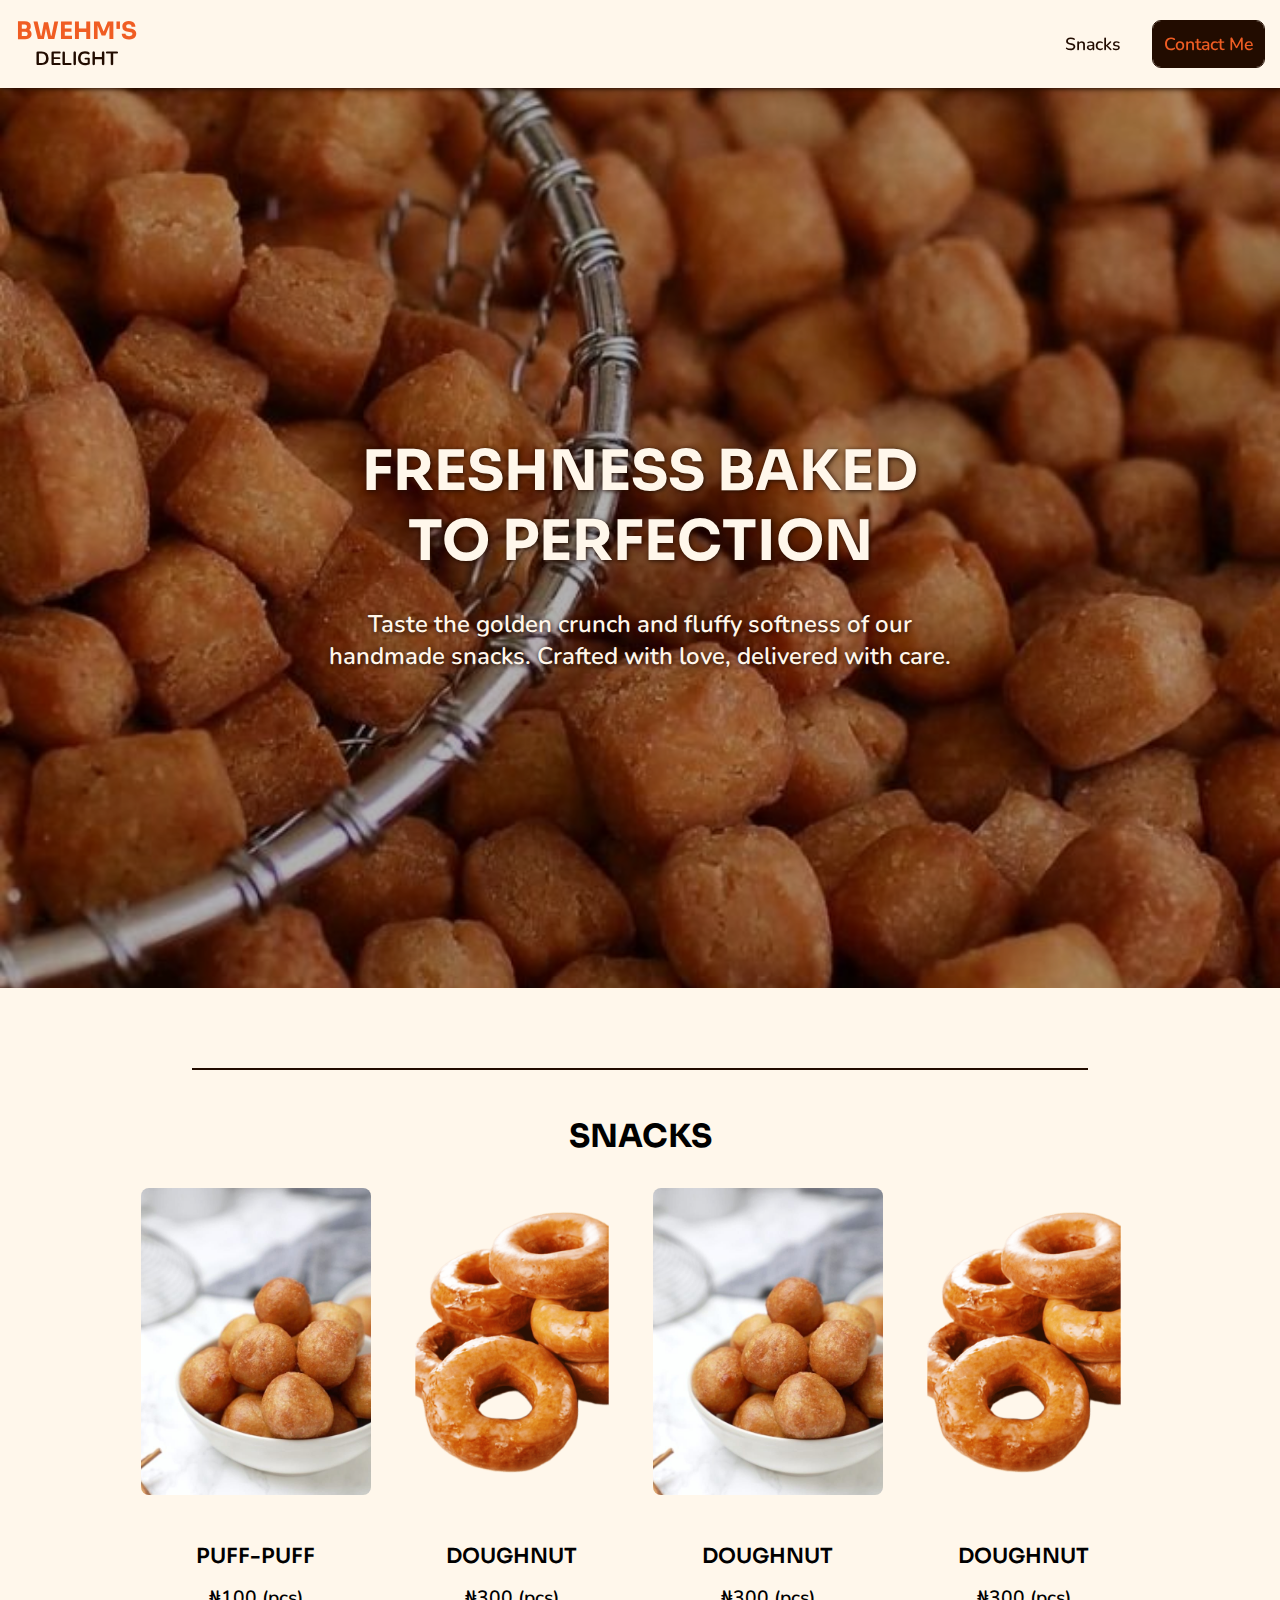
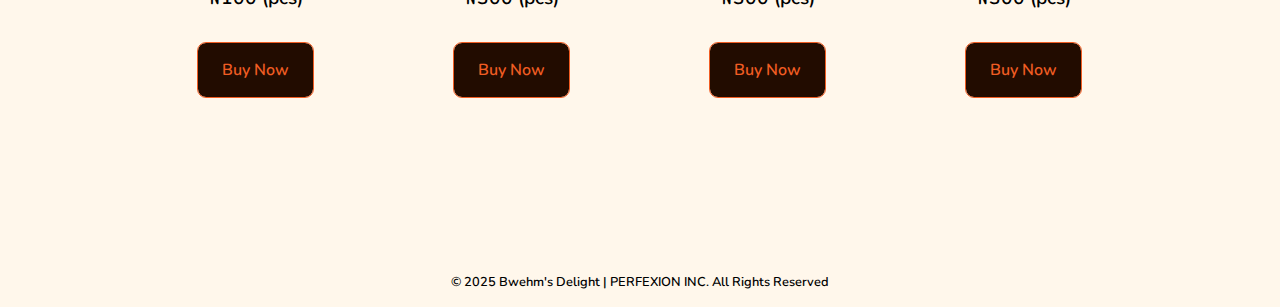
<file: index.html>
<!DOCTYPE html>
<html lang="en">
  <head>
    <meta charset="UTF-8" />
    <meta name="viewport" content="width=device-width, initial-scale=1.0" />
    <link rel="stylesheet" href="styles.css" />
    <title>Bwehm's Delight</title>
  </head>
  <body>
    <div class="wrapper">
      <header>
        <nav>
          <div class="logo">
            <a href="#"
              >BWEHM'S
              <div class="bttm">DELIGHT</div></a
            >
          </div>
          <ul>
            <li><a href="#snacks">Snacks</a></li>
            <li class="contact"><a href="#">Contact Me</a></li>
          </ul>
        </nav>
      </header>

      <main>
        <section id="hero">
          <div class="hero">
            <div class="hero_over">
              <div class="hero_txt">
                <h1>Freshness Baked to Perfection</h1>
                <p>
                  Taste the golden crunch and fluffy softness of our handmade
                  snacks. Crafted with love, delivered with care.
                </p>
              </div>
            </div>
          </div>
        </section>

        <section id="snacks">
          <div class="wrapper">
            <h2>SNACKS</h2>
            <div class="con">
              <div class="box">
                <div class="box_img">
                  <img src="asset/puff-puff.jpeg" alt="puff-puff" />
                </div>
                <div class="box_desc">PUFF-PUFF</div>
                <div class="box_price">&#8358;100 (pcs)</div>
                <div class="btn">
                  <a href="#">Buy Now</a>
                </div>
              </div>
              <div class="box">
                <div class="box_img">
                  <img src="asset/doughnut.png" alt="puff-puff" />
                </div>
                <div class="box_desc">DOUGHNUT</div>
                <div class="box_price">&#8358;300 (pcs)</div>
                <div class="btn">
                  <a href="#">Buy Now</a>
                </div>
              </div>
              <div class="box">
                <div class="box_img">
                  <img src="asset/puff-puff.jpeg" alt="puff-puff" />
                </div>
                <div class="box_desc">DOUGHNUT</div>
                <div class="box_price">&#8358;300 (pcs)</div>
                <div class="btn">
                  <a href="#">Buy Now</a>
                </div>
              </div>
              <div class="box">
                <div class="box_img">
                  <img src="asset/doughnut.png" alt="puff-puff" />
                </div>
                <div class="box_desc">DOUGHNUT</div>
                <div class="box_price">&#8358;300 (pcs)</div>
                <div class="btn">
                  <a href="#">Buy Now</a>
                </div>
              </div>
            </div>
          </div>
        </section>
      </main>

      <footer>
        &copy; 2025 Bwehm's Delight | PERFEXION INC. All Rights Reserved
      </footer>
    </div>
  </body>
</html>
</file>
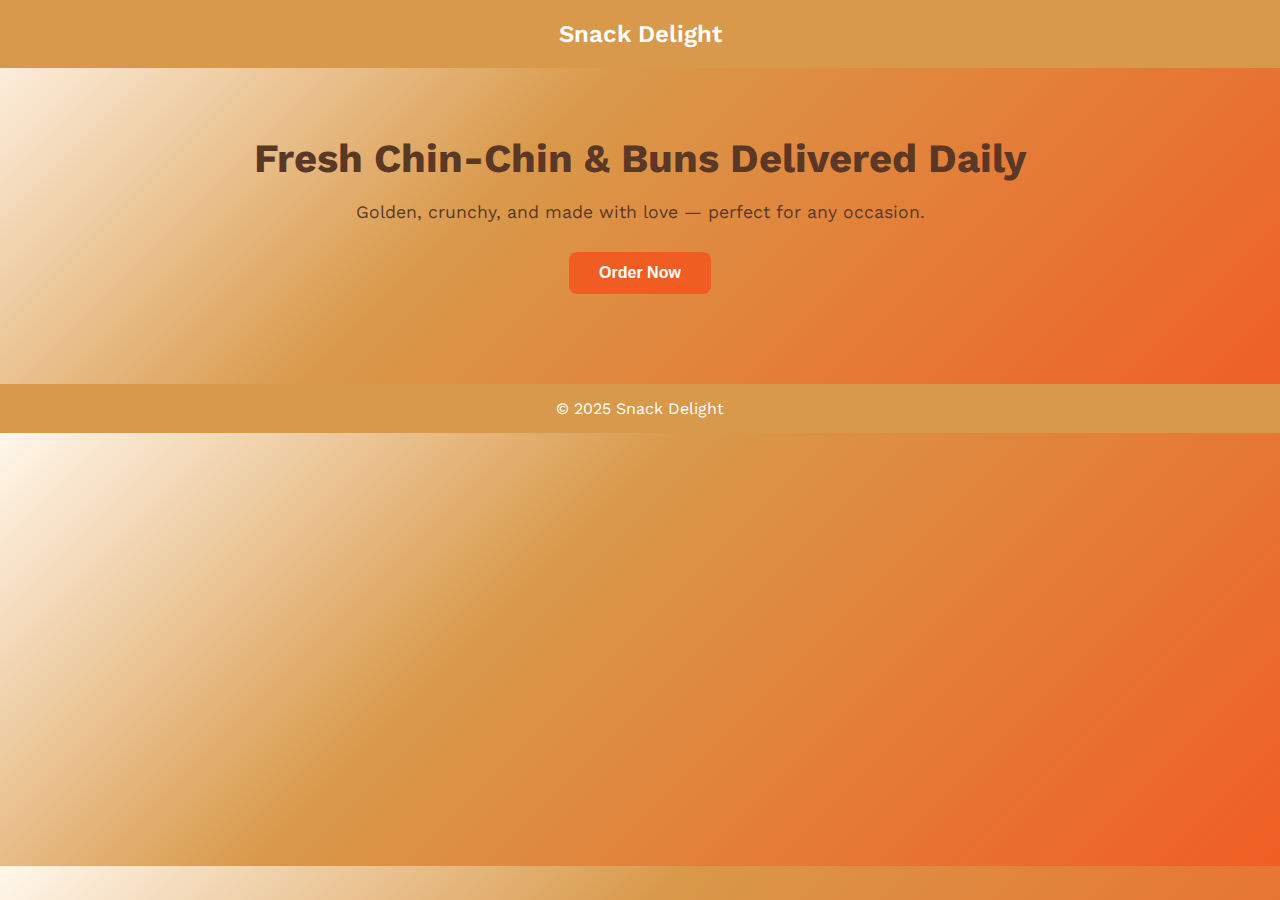
<file: Untitled-1.html>
<!DOCTYPE html>
<html lang="en">
<head>
  <meta charset="UTF-8" />
  <meta name="viewport" content="width=device-width, initial-scale=1.0" />
  <title>Snack Delight</title>
  <link href="https://fonts.googleapis.com/css2?family=Work+Sans:wght@400;600&display=swap" rel="stylesheet" />
  <style>
    :root {
      --color-background: #FFF7EB;
      --color-primary: #D9994A;
      --color-accent: #F05D23;
      --color-highlight: #FFD166;
      --color-text-dark: #5A3825;
      --color-text-light: #B7B7B7;
    }

    body {
      margin: 0;
      font-family: 'Work Sans', sans-serif;
      color: var(--color-text-dark);
      background: linear-gradient(135deg, #FFF7EB 0%, #D9994A 40%, #F05D23 100%);
    }

    header {
      background: var(--color-primary);
      padding: 20px;
      text-align: center;
      color: white;
      font-size: 1.5rem;
      font-weight: 600;
    }

    main {
      padding: 40px;
      text-align: center;
    }

    h1 {
      font-size: 2.5rem;
      margin-bottom: 20px;
    }

    p {
      font-size: 1.1rem;
      margin-bottom: 30px;
    }

    .btn {
      background: var(--color-accent);
      color: white;
      padding: 12px 30px;
      font-size: 1rem;
      border-radius: 8px;
      border: none;
      font-weight: 600;
      cursor: pointer;
      transition: background 0.3s;
    }

    .btn:hover {
      background: var(--color-primary);
    }

    footer {
      background: var(--color-primary);
      color: white;
      text-align: center;
      padding: 15px;
      margin-top: 50px;
    }
  </style>
</head>
<body>
  <header>Snack Delight</header>
  <main>
    <h1>Fresh Chin-Chin & Buns Delivered Daily</h1>
    <p>Golden, crunchy, and made with love — perfect for any occasion.</p>
    <button class="btn">Order Now</button>
  </main>
  <footer>&copy; 2025 Snack Delight</footer>
</body>
</html>
</file>
<file: styles.css>
@import url("https://fonts.googleapis.com/css2?family=Nunito:ital,wght@0,200..1000;1,200..1000&family=Sora:wght@100..800&display=swap");

:root {
  --color-background: #fff7eb;
  --color-primary: #d9994a;
  --color-accent: #f05d23;
  --color-highlight: #ffd166;
  --color-text-dark: #220c00;
  --color-text-light: #b7b7b7;
  --font_1: "Sora", sans-serif;
  --font_2: "Nunito", sans-serif;
  --max-width: 1200px;
}

html {
  scroll-behavior: smooth;
  scroll-padding-top: 5.5rem;
}

* {
  margin: 0;
  padding: 0;
  box-sizing: border-box;
}

body {
  width: 100%;
  min-height: 100%;
  background-color: var(--color-background);
  font-family: var(--font_2);
}

a {
  text-decoration: none;
}

li {
  list-style: none;
}

header {
  position: sticky;
  top: 0;
  z-index: 1000;
}

nav {
  background-color: var(--color-background);
  padding: 1rem;
  display: flex;
  align-items: center;
  justify-content: space-between;
  box-shadow: 1px 1px 5px var(--color-text-dark);
}

.logo {
  display: flex;
  align-items: center;
  justify-content: center;
  flex-direction: column;
  text-align: center;
}

.logo a {
  font-family: var(--font_1);
  font-size: 1.5rem;
  font-weight: 700;
  color: var(--color-accent);
}

.bttm {
  font-size: 1.2rem;
  font-family: var(--font_2);
  color: var(--color-text-dark);
}

nav ul {
  display: flex;
  align-items: center;
  justify-content: center;
  gap: 2rem;
}

nav ul a {
  color: var(--color-text-dark);
  font-size: 1.1rem;
  font-weight: 600;
  transition: 0.3s;
}

nav ul a:hover {
  color: var(--color-accent);
}

.contact a {
  background-color: var(--color-text-dark);
  color: var(--color-accent);
  padding: 0.7rem;
  outline: 1px solid var(--color-text-dark);
  border-radius: 0.5rem;
}

.contact a:hover {
  background-color: var(--color-background);
}

main {
  width: 100%;
}

.hero {
  position: relative;
  height: 100vh;
  width: 100%;
  background-image: url(asset/hero.jpeg);
  background-position: center;
  background-repeat: no-repeat;
  background-size: cover;
}

.hero_over {
  position: absolute;
  top: 0;
  left: 0;
  height: 100%;
  width: 100%;
  background-color: rgba(0, 0, 0, 0.3);
}

.hero_txt {
  position: absolute;
  top: 50%;
  left: 50%;
  transform: translate(-50%, -50%);
}

.hero_txt h1 {
  text-align: center;
  font-family: var(--font_1);
  font-size: 3.5rem;
  font-weight: 700;
  color: var(--color-background);
  text-transform: uppercase;
  text-shadow: 1px 1px 5px var(--color-text-dark);
  margin: 2rem;
}

.hero_txt p {
  text-align: center;
  font-size: 1.5rem;
  font-weight: 600;
  color: var(--color-background);
  text-shadow: 1px 1px 5px var(--color-text-dark);
}

#snacks {
  position: relative;
  margin: 5rem auto;
  padding: 3rem 0;
}

.wrapper::after{
  content: "";
  margin: auto;
  width: 70%;
  height: 2px;
  position: absolute;
  top: 0;
  left: 15%;
  background-color: var(--color-text-dark);
}

.con {
  display: flex;
  flex-direction: column;
  align-items: center;
  justify-content: center;
  width: 80%;
  margin: auto;
}

h2 {
  text-align: center;
  font-family: var(--font_1);
  font-weight: 700;
  font-size: 2rem;
}

.box {
  width: 90%;
  margin: auto;
  display: flex;
  align-items: center;
  justify-content: center;
  flex-direction: column;
}

.box_img {
  width: 100%;
  display: flex;
  border-radius: 0.5rem;
  overflow: hidden;
  margin: 2rem 0;
}

.box_img img {
  width: 100%;
  transition: 0.3s;
}

.box_img img:hover {
  scale: 1.05;
}

.box_desc {
  font-family: var(--font_1);
  font-size: 1.3rem;
  font-weight: 600;
  padding: 1rem;
}

.box_price {
  font-size: 1.2rem;
  font-weight: 600;
}

.btn {
  margin: 2rem;
}

.box a {
  display: inline-flex;
  font-weight: 600;
  padding: 1rem 1.5rem;
  border-radius: 0.5rem;
  outline: 1px solid;
  background-color: var(--color-text-dark);
  color: var(--color-accent);
  transition: 0.3s;
}

.box a:hover,
.box a:active {
  background-color: var(--color-background);
}

footer {
  padding: 1rem;
  text-align: center;
  font-size: 0.8rem;
  font-weight: 600;
}

@media (min-width: 768px) {
  .con{
    display: grid;
    grid-template-columns: repeat(4, 1fr);
  }
}
</file>
